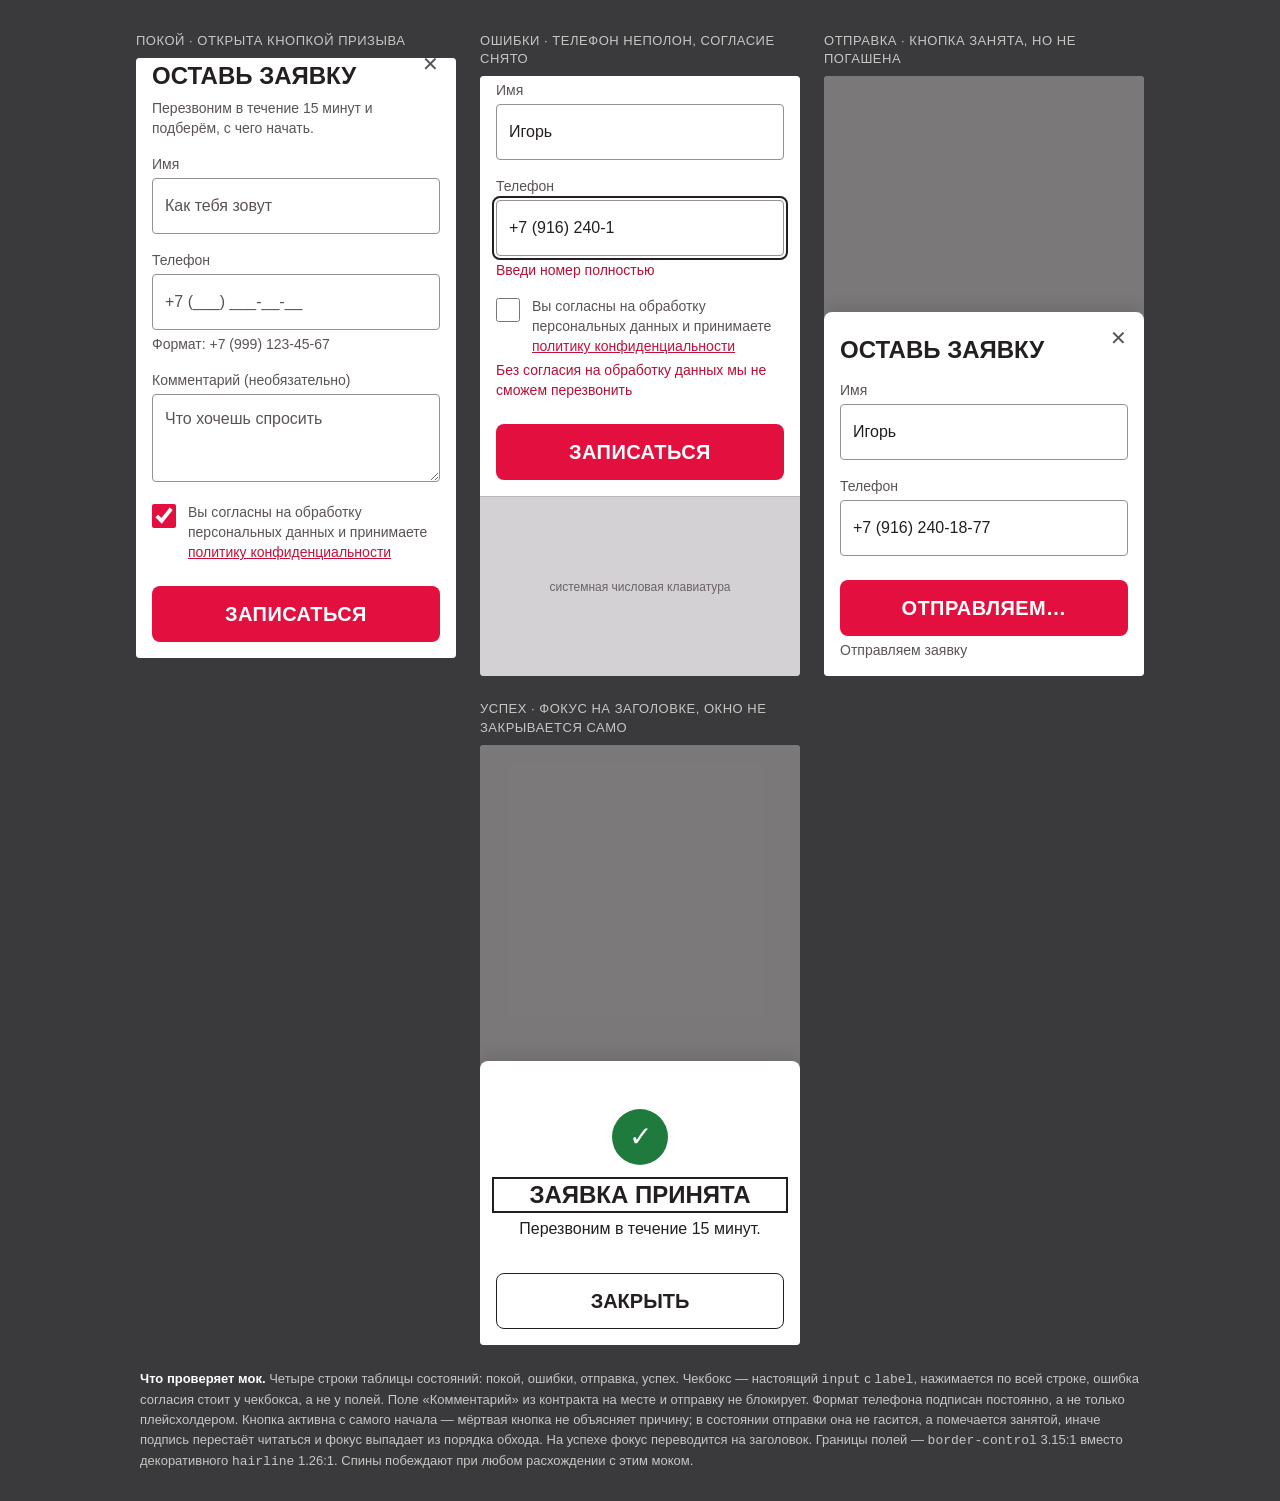
<file: mockups/key-form.html>
<!doctype html>
<html lang="ru">
<head>
<meta charset="utf-8">
<meta name="viewport" content="width=device-width, initial-scale=1">
<title>Натриум — форма заявки: покой, ошибки, отправка, успех</title>
<style>
/* Governed by: DESIGN.md — Colors, Typography, Components (input, textarea-comment,
   checkbox-consent, modal-form, button-primary)
   EXPERIENCE.md — State Patterns (все строки), Component Patterns (Модалка формы,
   Поле ввода, Поле «Комментарий», Чекбокс согласия), Voice and Tone (канонические строки),
   Accessibility Floor, Контекст заявки
   Шрифты: реальная страница — Oswald 600 / Roboto 400 из Google Fonts; здесь системные
   фолбэки, мок рендерится без сети.
   Правки после валидации: чекбокс стал настоящим элементом управления с меткой; добавлено
   поле «Комментарий» из form-contract.md; заливка accent-fill #E3103F; границы полей
   border-control #949094 (3.15:1, порог 1.4.11); legal поднят с 13px до 14px; добавлены
   autocomplete, aria-label, role=dialog, aria-live; состояние «согласие снято»;
   состояние отправки больше не гасит кнопку цветом #F4A0B4 (1.99:1). */
:root{
  --surface-base:#FFFFFF; --surface-muted:#F7F5F5; --ink-primary:#231F20; --ink-secondary:#5A5356;
  --ink-inverse:#FFFFFF; --accent-fill:#E3103F; --accent-pressed:#C4103A; --accent-text:#C4103A;
  --hairline:#E8E4E5; --border-control:#949094; --error:#B80E34; --success:#1F7A3D;
  --s2:8px; --s3:12px; --s4:16px; --s5:24px;
}
*{box-sizing:border-box;margin:0;padding:0}
body{background:#3A3A3C;font-family:Roboto,Arial,sans-serif;padding:32px 16px;display:flex;gap:24px;flex-wrap:wrap;justify-content:center;color:#fff}
.case{width:320px}
.case h4{font:500 13px/1.4 Roboto,Arial,sans-serif;color:#C8C6C4;margin-bottom:8px;text-transform:uppercase;letter-spacing:.04em}
.phone{width:320px;min-height:600px;position:relative;overflow:hidden;border-radius:4px;background:var(--surface-base)}
.behind{padding:var(--s4);filter:blur(1px)}
.behind h2{font:600 24px/28px "Arial Narrow",Arial,sans-serif;text-transform:uppercase;color:var(--ink-primary)}
.behind .pc{margin-top:var(--s3);border:1px solid var(--hairline);border-radius:8px;padding:var(--s5)}
.scrim{position:absolute;inset:0;background:rgba(35,31,32,.6)}
.sheet{position:absolute;left:0;right:0;bottom:0;background:var(--surface-base);border-radius:8px 8px 0 0;
  padding:var(--s5) var(--s4) var(--s4);box-shadow:0 -4px 16px rgba(35,31,32,.16)}
.close{position:absolute;top:4px;right:4px;width:44px;height:44px;border:0;background:none;font-size:20px;color:var(--ink-secondary);cursor:pointer}
h2.title{font:600 24px/28px "Arial Narrow",Arial,sans-serif;text-transform:uppercase;color:var(--ink-primary)}
.lead{font:400 14px/20px Roboto,Arial,sans-serif;color:var(--ink-secondary);margin-top:var(--s2)}
label{display:block;font:400 14px/20px Roboto,Arial,sans-serif;color:var(--ink-secondary);margin:var(--s4) 0 4px}
input[type=text],input[type=tel],textarea{width:100%;min-height:56px;border:1px solid var(--border-control);border-radius:4px;padding:var(--s3);
  font:400 16px/24px Roboto,Arial,sans-serif;color:var(--ink-primary);background:var(--surface-base)}
textarea{min-height:88px;resize:vertical}
::placeholder{color:var(--ink-secondary);opacity:1}
.focus{outline:2px solid var(--ink-primary);outline-offset:2px}
.bad{border-color:var(--error)}
.hint{font:400 14px/20px Roboto,Arial,sans-serif;color:var(--ink-secondary);margin-top:4px}
.err{font:400 14px/20px Roboto,Arial,sans-serif;color:var(--error);margin-top:4px}
.consent{display:flex;gap:var(--s3);margin-top:var(--s4);align-items:flex-start;min-height:44px}
.consent input{flex:0 0 24px;width:24px;height:24px;margin-top:2px;accent-color:var(--accent-fill)}
.consent label{margin:0;font:400 14px/20px Roboto,Arial,sans-serif;color:var(--ink-secondary)}
.consent a{color:var(--accent-text)}
.cta{display:block;width:100%;min-height:56px;background:var(--accent-fill);color:var(--ink-inverse);border:0;border-radius:8px;
  font:600 20px/24px "Arial Narrow",Arial,sans-serif;text-transform:uppercase;letter-spacing:.02em;margin-top:var(--s5);cursor:pointer;padding:var(--s3)}
.ok{text-align:center;padding:var(--s5) 0 var(--s2)}
.ok .mark{width:56px;height:56px;border-radius:9999px;background:var(--success);color:#fff;font-size:28px;display:flex;align-items:center;justify-content:center;margin:0 auto var(--s4)}
.ok p{font:400 16px/24px Roboto,Arial,sans-serif;color:var(--ink-primary);margin-top:var(--s2)}
.ok .sec{font:400 14px/20px Roboto,Arial,sans-serif;color:var(--ink-secondary)}
.ghost{display:block;width:100%;min-height:56px;background:none;color:var(--ink-primary);border:1px solid var(--ink-primary);border-radius:8px;
  font:600 20px/24px "Arial Narrow",Arial,sans-serif;text-transform:uppercase;margin-top:var(--s5);cursor:pointer}
.kbd{position:absolute;left:0;right:0;bottom:0;height:180px;background:#D3D1D4;border-top:1px solid #B9B7BA;
  font:400 12px/180px Roboto,Arial,sans-serif;color:#6B6367;text-align:center}
.legend{width:100%;max-width:1000px;font:400 13px/20px Roboto,Arial,sans-serif;color:#C8C6C4}
.legend b{color:#fff}
</style>
</head>
<body>

<div class="case">
  <h4>Покой · открыта кнопкой призыва</h4>
  <div class="phone">
    <div class="behind"><h2>Цены</h2><div class="pc">Стартовая группа · от 12 599 ₽</div></div>
    <div class="scrim"></div>
    <div class="sheet" role="dialog" aria-modal="true" aria-labelledby="t1">
      <button class="close" aria-label="Закрыть форму">✕</button>
      <h2 class="title" id="t1">Оставь заявку</h2>
      <p class="lead">Перезвоним в течение 15 минут и подберём, с чего начать.</p>
      <label for="n1">Имя</label>
      <input type="text" id="n1" autocomplete="name" placeholder="Как тебя зовут">
      <label for="p1">Телефон</label>
      <input type="tel" id="p1" autocomplete="tel" inputmode="numeric" placeholder="+7 (___) ___-__-__">
      <p class="hint">Формат: +7 (999) 123-45-67</p>
      <label for="c1">Комментарий (необязательно)</label>
      <textarea id="c1" placeholder="Что хочешь спросить"></textarea>
      <div class="consent">
        <input type="checkbox" id="g1" checked>
        <label for="g1">Вы согласны на обработку персональных данных и принимаете <a href="#" target="_blank" rel="noopener">политику конфиденциальности</a></label>
      </div>
      <button class="cta">Записаться</button>
    </div>
  </div>
</div>

<div class="case">
  <h4>Ошибки · телефон неполон, согласие снято</h4>
  <div class="phone">
    <div class="scrim"></div>
    <div class="sheet" role="dialog" aria-modal="true" aria-labelledby="t2" style="bottom:180px">
      <button class="close" aria-label="Закрыть форму">✕</button>
      <h2 class="title" id="t2">Оставь заявку</h2>
      <label for="n2">Имя</label>
      <input type="text" id="n2" autocomplete="name" value="Игорь">
      <label for="p2">Телефон</label>
      <input type="tel" id="p2" class="bad focus" autocomplete="tel" inputmode="numeric" value="+7 (916) 240-1" aria-describedby="e2" aria-invalid="true">
      <p class="err" id="e2">Введи номер полностью</p>
      <div class="consent">
        <input type="checkbox" id="g2" aria-describedby="e3">
        <label for="g2">Вы согласны на обработку персональных данных и принимаете <a href="#" target="_blank" rel="noopener">политику конфиденциальности</a></label>
      </div>
      <p class="err" id="e3">Без согласия на обработку данных мы не сможем перезвонить</p>
      <button class="cta">Записаться</button>
    </div>
    <div class="kbd">системная числовая клавиатура</div>
  </div>
</div>

<div class="case">
  <h4>Отправка · кнопка занята, но не погашена</h4>
  <div class="phone">
    <div class="scrim"></div>
    <div class="sheet" role="dialog" aria-modal="true" aria-labelledby="t3">
      <button class="close" aria-label="Закрыть форму">✕</button>
      <h2 class="title" id="t3">Оставь заявку</h2>
      <label for="n3">Имя</label>
      <input type="text" id="n3" value="Игорь" readonly>
      <label for="p3">Телефон</label>
      <input type="tel" id="p3" value="+7 (916) 240-18-77" readonly>
      <button class="cta" aria-busy="true">Отправляем…</button>
      <p class="hint" role="status">Отправляем заявку</p>
    </div>
  </div>
</div>

<div class="case">
  <h4>Успех · фокус на заголовке, окно не закрывается само</h4>
  <div class="phone">
    <div class="scrim"></div>
    <div class="sheet" role="dialog" aria-modal="true" aria-labelledby="t4">
      <div class="ok">
        <div class="mark" aria-hidden="true">✓</div>
        <h2 class="title focus" id="t4" tabindex="-1">Заявка принята</h2>
        <p role="status">Перезвоним в течение 15 минут.</p>
      </div>
      <button class="ghost">Закрыть</button>
    </div>
  </div>
</div>

<p class="legend"><b>Что проверяет мок.</b> Четыре строки таблицы состояний: покой, ошибки, отправка, успех. Чекбокс — настоящий <code>input</code> с <code>label</code>, нажимается по всей строке, ошибка согласия стоит у чекбокса, а не у полей. Поле «Комментарий» из контракта на месте и отправку не блокирует. Формат телефона подписан постоянно, а не только плейсхолдером. Кнопка активна с самого начала — мёртвая кнопка не объясняет причину; в состоянии отправки она не гасится, а помечается занятой, иначе подпись перестаёт читаться и фокус выпадает из порядка обхода. На успехе фокус переводится на заголовок. Границы полей — <code>border-control</code> 3.15:1 вместо декоративного <code>hairline</code> 1.26:1. Спины побеждают при любом расхождении с этим моком.</p>

</body>
</html>
</file>
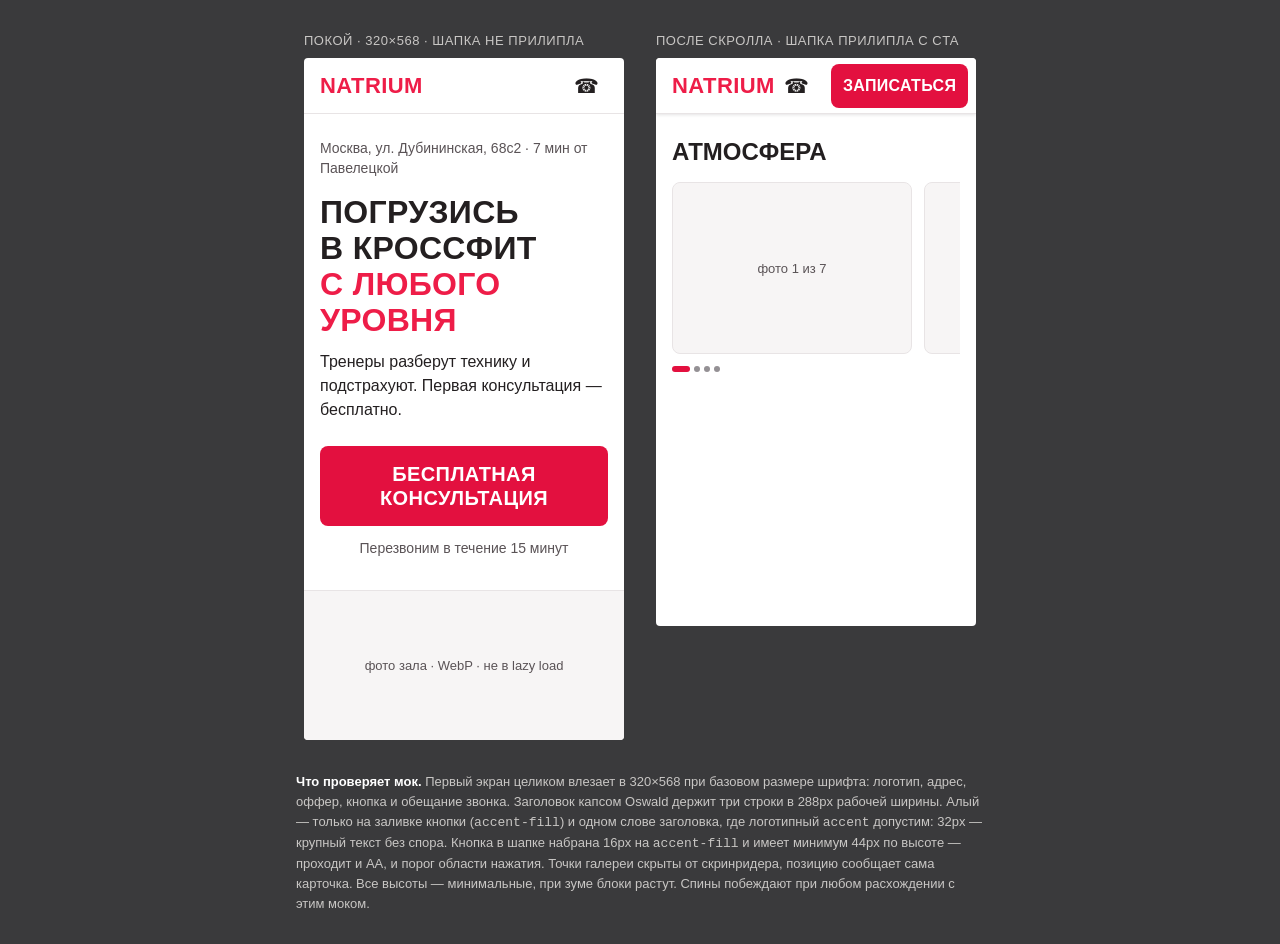
<file: mockups/key-hero.html>
<!doctype html>
<html lang="ru">
<head>
<meta charset="utf-8">
<meta name="viewport" content="width=device-width, initial-scale=1">
<title>Натриум — первый экран (320×568)</title>
<style>
/* Governed by: DESIGN.md — Brand & Style, Colors, Typography, Layout & Spacing,
   Components (button-primary, button-compact, sticky-header, gallery)
   EXPERIENCE.md — Information Architecture, Component Patterns (Кнопка CTA, Липкая шапка,
   Телефонная ссылка, Галерея), Key Flows поток 1 шаги 1-3
   Шрифты: на реальной странице Oswald 600 / Roboto 400 из Google Fonts. Здесь системные
   фолбэки из токенов, потому что мок обязан рендериться без сети.
   Правки после валидации: заливка кнопок accent-fill #E3103F (4.76:1 с белым) вместо
   логотипного #EE1D48 (4.28:1); кнопка в шапке 44px/16px вместо 40px/15px; границы
   элементов управления и точки галереи — border-control #949094; иконкам добавлены
   доступные имена; карточка галереи 240×172 по исправленному токену. */
:root{
  --surface-base:#FFFFFF; --surface-muted:#F7F5F5; --surface-inverse:#231F20;
  --ink-primary:#231F20; --ink-secondary:#5A5356; --ink-inverse:#FFFFFF;
  --accent:#EE1D48; --accent-fill:#E3103F; --accent-text:#C4103A;
  --hairline:#E8E4E5; --border-control:#949094;
  --s3:12px; --s4:16px; --s5:24px;
}
*{box-sizing:border-box;margin:0;padding:0}
body{background:#3A3A3C;font-family:Roboto,Arial,sans-serif;padding:32px 16px;display:flex;gap:32px;flex-wrap:wrap;justify-content:center;color:#fff}
.case{width:320px}
.case h4{font:500 13px/1.4 Roboto,Arial,sans-serif;color:#C8C6C4;margin-bottom:8px;text-transform:uppercase;letter-spacing:.04em}
.phone{width:320px;min-height:568px;background:var(--surface-base);overflow:hidden;position:relative;border-radius:4px}
.hdr{min-height:56px;display:flex;align-items:center;justify-content:space-between;padding:0 var(--s4);border-bottom:1px solid var(--hairline)}
.logo{font:600 22px/1 "Arial Narrow",Arial,sans-serif;letter-spacing:.02em;color:var(--accent)}
.hdr-right{display:flex;align-items:center;gap:var(--s3)}
.tel{width:44px;height:44px;display:flex;align-items:center;justify-content:center;color:var(--ink-primary);font-size:20px;text-decoration:none}
.hero{padding:var(--s5) var(--s4) var(--s4)}
.addr{font:400 14px/20px Roboto,Arial,sans-serif;color:var(--ink-secondary);margin-bottom:var(--s4)}
h1{font:600 32px/36px "Arial Narrow",Arial,sans-serif;text-transform:uppercase;letter-spacing:.01em;color:var(--ink-primary)}
h1 em{font-style:normal;color:var(--accent)}
.sub{font:400 16px/24px Roboto,Arial,sans-serif;color:var(--ink-primary);margin-top:var(--s3)}
.cta{display:block;width:100%;min-height:56px;background:var(--accent-fill);color:var(--ink-inverse);border:0;border-radius:8px;
  font:600 20px/24px "Arial Narrow",Arial,sans-serif;text-transform:uppercase;letter-spacing:.02em;margin-top:var(--s5);cursor:pointer;padding:var(--s4)}
.note{font:400 14px/20px Roboto,Arial,sans-serif;color:var(--ink-secondary);margin-top:var(--s3);text-align:center}
.photo{margin-top:var(--s4);min-height:150px;background:var(--surface-muted);border-top:1px solid var(--hairline);
  display:flex;align-items:center;justify-content:center;font:400 13px/18px Roboto,Arial,sans-serif;color:var(--ink-secondary)}
.stuck .hdr{position:sticky;top:0;background:var(--surface-base);box-shadow:0 1px 3px rgba(35,31,32,.12);z-index:2}
.hdr-cta{min-height:44px;padding:0 var(--s3);background:var(--accent-fill);color:#fff;border:0;border-radius:8px;
  font:600 16px/20px "Arial Narrow",Arial,sans-serif;text-transform:uppercase;letter-spacing:.02em;cursor:pointer}
.scrolled{padding:var(--s5) var(--s4)}
.scrolled h2{font:600 24px/28px "Arial Narrow",Arial,sans-serif;text-transform:uppercase;color:var(--ink-primary);margin-bottom:var(--s4)}
.rail{display:flex;gap:var(--s3);overflow:hidden}
.card{flex:0 0 240px;height:172px;background:var(--surface-muted);border:1px solid var(--hairline);border-radius:8px;
  display:flex;align-items:center;justify-content:center;font:400 13px Roboto,Arial,sans-serif;color:var(--ink-secondary)}
.dots{display:flex;gap:4px;margin-top:var(--s3)}
.dot{width:6px;height:6px;border-radius:9999px;background:var(--border-control)}
.dot.on{background:var(--accent-fill);width:18px}
.legend{width:100%;max-width:688px;font:400 13px/20px Roboto,Arial,sans-serif;color:#C8C6C4}
.legend b{color:#fff}
</style>
</head>
<body>

<div class="case">
  <h4>Покой · 320×568 · шапка не прилипла</h4>
  <div class="phone">
    <header class="hdr">
      <span class="logo" role="img" aria-label="Натриум, кроссфит-бокс">NATRIUM</span>
      <div class="hdr-right"><a class="tel" href="tel:+74956460765" aria-label="Позвонить в клуб">☎</a></div>
    </header>
    <main class="hero">
      <p class="addr">Москва, ул. Дубининская, 68с2 · 7 мин от Павелецкой</p>
      <h1>Погрузись<br>в кроссфит<br><em>с любого уровня</em></h1>
      <p class="sub">Тренеры разберут технику и подстрахуют. Первая консультация — бесплатно.</p>
      <button class="cta">Бесплатная консультация</button>
      <p class="note">Перезвоним в течение 15 минут</p>
    </main>
    <div class="photo">фото зала · WebP · не в lazy load</div>
  </div>
</div>

<div class="case stuck">
  <h4>После скролла · шапка прилипла с CTA</h4>
  <div class="phone">
    <header class="hdr">
      <span class="logo" role="img" aria-label="Натриум, кроссфит-бокс">NATRIUM</span>
      <div class="hdr-right">
        <a class="tel" href="tel:+74956460765" aria-label="Позвонить в клуб">☎</a>
        <button class="hdr-cta">Записаться</button>
      </div>
    </header>
    <main class="scrolled">
      <h2>Атмосфера</h2>
      <div class="rail">
        <div class="card">фото 1 из 7</div>
        <div class="card">фото 2 →</div>
      </div>
      <div class="dots" aria-hidden="true"><span class="dot on"></span><span class="dot"></span><span class="dot"></span><span class="dot"></span></div>
    </main>
  </div>
</div>

<p class="legend"><b>Что проверяет мок.</b> Первый экран целиком влезает в 320×568 при базовом размере шрифта: логотип, адрес, оффер, кнопка и обещание звонка. Заголовок капсом Oswald держит три строки в 288px рабочей ширины. Алый — только на заливке кнопки (<code>accent-fill</code>) и одном слове заголовка, где логотипный <code>accent</code> допустим: 32px — крупный текст без спора. Кнопка в шапке набрана 16px на <code>accent-fill</code> и имеет минимум 44px по высоте — проходит и AA, и порог области нажатия. Точки галереи скрыты от скринридера, позицию сообщает сама карточка. Все высоты — минимальные, при зуме блоки растут. Спины побеждают при любом расхождении с этим моком.</p>

</body>
</html>
</file>
